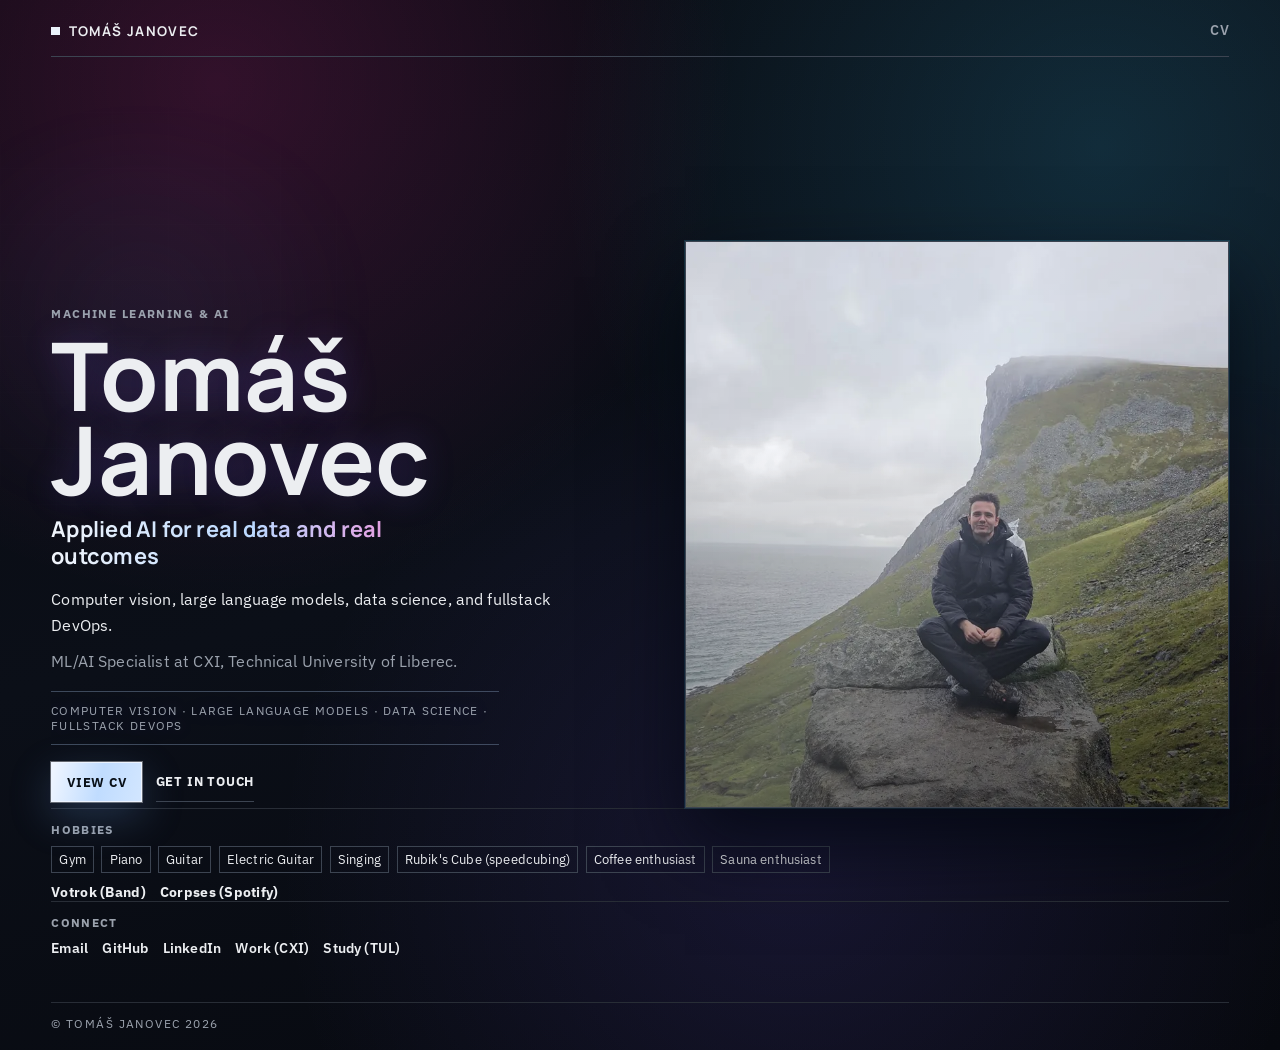
<file: index.html>
<!DOCTYPE html>
<html lang="en">
<head>
  <meta charset="UTF-8" />
  <meta name="viewport" content="width=device-width, initial-scale=1.0" />
  <meta
    name="description"
    content="Tomáš Janovec - ML/AI specialist focused on computer vision, large language models, data science, and fullstack DevOps."
  />
  <title>Tomáš Janovec</title>
  <link rel="stylesheet" href="assets/css/site.css" />
</head>
<body>
  <div class="site-shell">
    <div class="ambient-bg" aria-hidden="true">
      <div class="ambient-grid"></div>
      <div class="ambient-glow ambient-glow-a"></div>
      <div class="ambient-glow ambient-glow-b"></div>
    </div>

    <header class="top-nav">
      <a class="brand" href="#top" aria-label="Tomáš Janovec home">
        <span class="brand-dot"></span>
        <span>Tomáš Janovec</span>
      </a>

      <nav class="nav-links" aria-label="Primary">
        <a href="cv/">CV</a>
      </nav>
    </header>

    <main id="top" class="main-content">
      <section class="hero hero-stage" aria-label="Hero stage">
        <div class="hero-copy">
          <p class="hero-badge">Machine Learning &amp; AI</p>
          <h1>Tomáš Janovec</h1>
          <h2>Applied AI for real data and real outcomes</h2>
          <p class="hero-lead">Computer vision, large language models, data science, and fullstack DevOps.</p>
          <p class="hero-subtitle">ML/AI Specialist at CXI, Technical University of Liberec.</p>
          <p class="focus-line hero-focus-line">Computer Vision · Large Language Models · Data Science · Fullstack DevOps</p>

          <div class="hero-actions" role="group" aria-label="Primary actions">
            <a class="btn btn-primary" href="cv/">View CV</a>
            <a class="btn btn-ghost" href="mailto:tomas.janovec@tul.cz">Get in Touch</a>
          </div>
        </div>

        <figure class="hero-media">
          <picture>
            <source
              srcset="assets/images/tomas-hero-800.webp 800w, assets/images/tomas-hero-1280.webp 1280w"
              sizes="(max-width: 950px) 92vw, 48vw"
              type="image/webp"
            />
            <img
              src="assets/images/tomas-hero-fallback.jpg"
              width="1280"
              height="1760"
              alt="Tomáš Janovec sitting on a rock in front of a mountain peak near Kvalvika beach in Lofoten, Norway"
              loading="eager"
              decoding="async"
              fetchpriority="high"
            />
          </picture>
        </figure>
      </section>

      <section id="hobbies" class="hobbies-panel" aria-labelledby="hobbies-title">
        <h2 id="hobbies-title">Hobbies</h2>
        <div class="hobbies-chips" aria-label="Hobbies list">
          <span>Gym</span>
          <span>Piano</span>
          <span>Guitar</span>
          <span>Electric Guitar</span>
          <span>Singing</span>
          <span>Rubik's Cube (speedcubing)</span>
          <span>Coffee enthusiast</span>
          <span>Sauna enthusiast</span>
        </div>
        <div class="hobbies-links">
          <a href="https://www.facebook.com/Votrokband/" target="_blank" rel="noreferrer">Votrok (Band)</a>
          <a href="https://open.spotify.com/track/6KqUDpdiLEFHS2BhAkOizm" target="_blank" rel="noreferrer">Corpses (Spotify)</a>
        </div>
      </section>

      <section id="contact" class="contact-strip" aria-labelledby="contact-title">
        <h2 id="contact-title">Connect</h2>
        <div class="contact-list">
          <a href="mailto:tomas.janovec@tul.cz">Email</a>
          <a href="https://github.com/tomyjany" target="_blank" rel="noreferrer">GitHub</a>
          <a href="https://www.linkedin.com/in/thomas-janovec-7a1a97283/" target="_blank" rel="noreferrer">LinkedIn</a>
          <a href="https://support.cxi.tul.cz/en/staff-directory/tomas.janovec" target="_blank" rel="noreferrer">Work (CXI)</a>
          <a href="https://www.fm.tul.cz/fakulta" target="_blank" rel="noreferrer">Study (TUL)</a>
        </div>
      </section>
    </main>

    <footer class="site-footer">© Tomáš Janovec 2026</footer>
  </div>
</body>
</html>
</file>
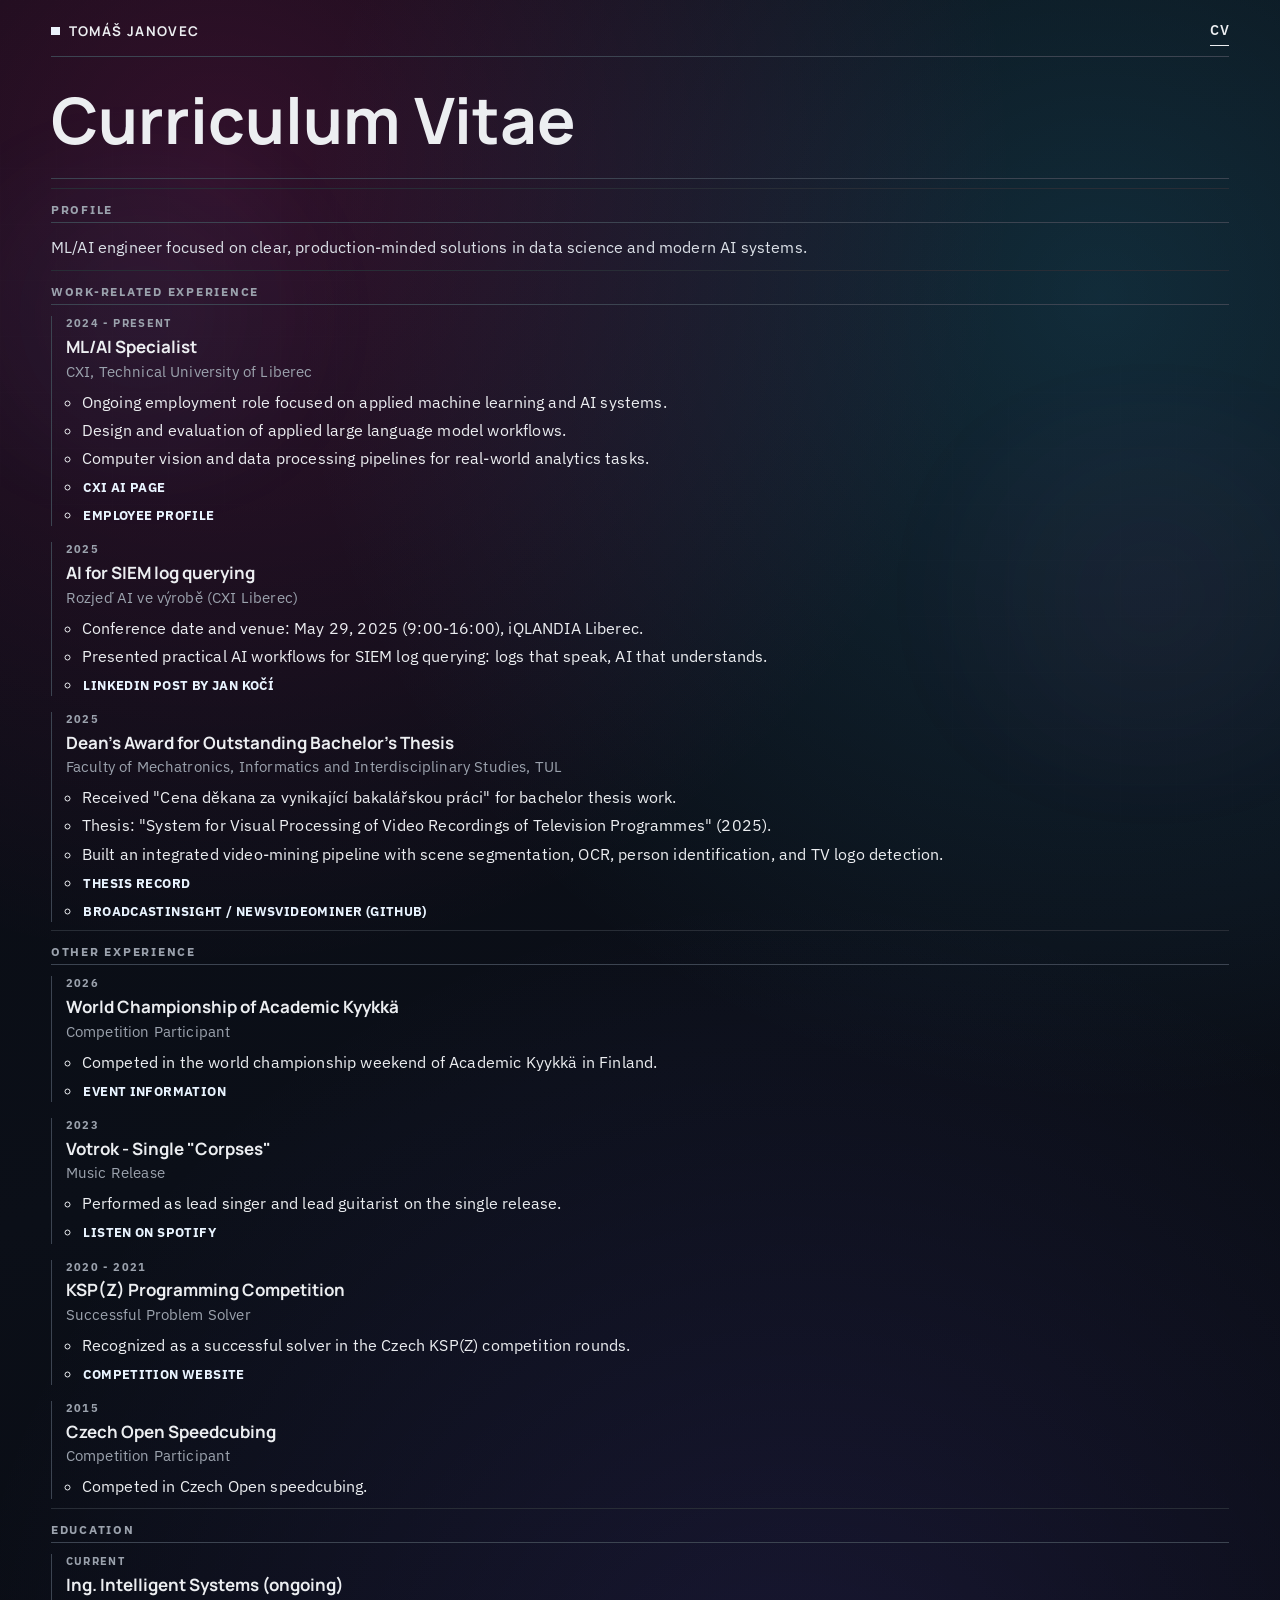
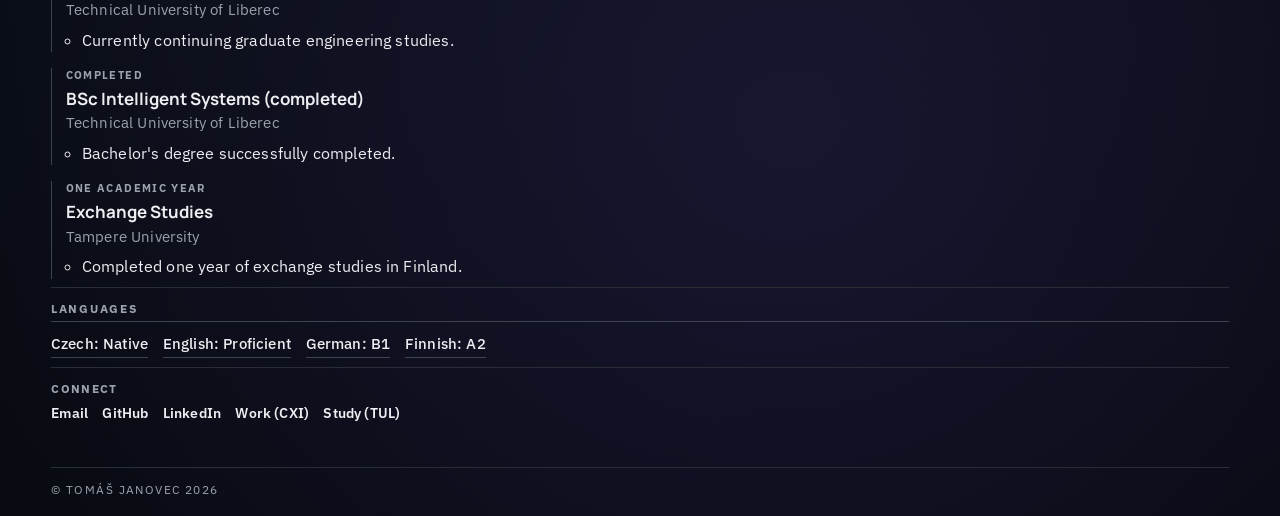
<file: cv/index.html>
<!DOCTYPE html>
<html lang="en">
<head>
  <meta charset="UTF-8" />
  <meta name="viewport" content="width=device-width, initial-scale=1.0" />
  <meta
    name="description"
    content="Curriculum Vitae for Tomáš Janovec - ML/AI specialist focused on data science and modern AI systems."
  />
  <title>CV | Tomáš Janovec</title>
  <link rel="stylesheet" href="../assets/css/site.css" />
</head>
<body>
  <div class="site-shell">
    <div class="ambient-bg" aria-hidden="true">
      <div class="ambient-grid"></div>
      <div class="ambient-glow ambient-glow-a"></div>
      <div class="ambient-glow ambient-glow-b"></div>
    </div>

    <header class="top-nav">
      <a class="brand" href="../" aria-label="Tomáš Janovec home">
        <span class="brand-dot"></span>
        <span>Tomáš Janovec</span>
      </a>

      <nav class="nav-links" aria-label="Primary">
        <a class="active" href="./" aria-current="page">CV</a>
      </nav>
    </header>

    <main class="main-content">
      <article class="cv-page">
        <header class="cv-header">
          <h1>Curriculum Vitae</h1>
        </header>

        <section class="section-block" aria-labelledby="profile-title">
          <h2 id="profile-title">Profile</h2>
          <div class="section-body">
            <p class="cv-summary">ML/AI engineer focused on clear, production-minded solutions in data science and modern AI systems.</p>
          </div>
        </section>

        <section class="section-block" aria-labelledby="work-title">
          <h2 id="work-title">Work-related experience</h2>
          <div class="section-body">
            <ol class="timeline">
              <li>
                <p class="timeline-period">2024 - Present</p>
                <h3>ML/AI Specialist</h3>
                <p class="timeline-org">CXI, Technical University of Liberec</p>
                <ul>
                  <li>Ongoing employment role focused on applied machine learning and AI systems.</li>
                  <li>Design and evaluation of applied large language model workflows.</li>
                  <li>Computer vision and data processing pipelines for real-world analytics tasks.</li>
                  <li><a class="timeline-link" href="https://www.cxi.tul.cz/cs/systemova-integrace/modelovani-procesu-a-ai/" target="_blank" rel="noreferrer">CXI AI page</a></li>
                  <li><a class="timeline-link" href="https://support.cxi.tul.cz/en/staff-directory/tomas.janovec" target="_blank" rel="noreferrer">Employee profile</a></li>
                </ul>
              </li>
              <li>
                <p class="timeline-period">2025</p>
                <h3>AI for SIEM log querying</h3>
                <p class="timeline-org">Rozjeď AI ve výrobě (CXI Liberec)</p>
                <ul>
                  <li>Conference date and venue: May 29, 2025 (9:00-16:00), iQLANDIA Liberec.</li>
                  <li>Presented practical AI workflows for SIEM log querying: logs that speak, AI that understands.</li>
                  <li><a class="timeline-link" href="https://www.linkedin.com/posts/jan-koci-906278225_rozjedai-aivevyrobe-cxiliberec-ugcPost-7333446464980873217-yizy" target="_blank" rel="noreferrer">LinkedIn post by Jan Kočí</a></li>
                </ul>
              </li>
              <li>
                <p class="timeline-period">2025</p>
                <h3>Dean's Award for Outstanding Bachelor's Thesis</h3>
                <p class="timeline-org">Faculty of Mechatronics, Informatics and Interdisciplinary Studies, TUL</p>
                <ul>
                  <li>Received "Cena děkana za vynikající bakalářskou práci" for bachelor thesis work.</li>
                  <li>Thesis: "System for Visual Processing of Video Recordings of Television Programmes" (2025).</li>
                  <li>Built an integrated video-mining pipeline with scene segmentation, OCR, person identification, and TV logo detection.</li>
                  <li><a class="timeline-link" href="https://theses.cz/id/evcjhi/?info" target="_blank" rel="noreferrer">Thesis record</a></li>
                  <li><a class="timeline-link" href="https://github.com/tomyjany/BroadcastInsight" target="_blank" rel="noreferrer">BroadcastInsight / NewsVideoMiner (GitHub)</a></li>
                </ul>
              </li>
            </ol>
          </div>
        </section>

        <section class="section-block" aria-labelledby="other-title">
          <h2 id="other-title">Other experience</h2>
          <div class="section-body">
            <ol class="timeline">
              <li>
                <p class="timeline-period">2026</p>
                <h3>World Championship of Academic Kyykkä</h3>
                <p class="timeline-org">Competition Participant</p>
                <ul>
                  <li>Competed in the world championship weekend of Academic Kyykkä in Finland.</li>
                  <li><a class="timeline-link" href="https://kyykka.fi/news-item/yleista-infoa-kyykkaviikonlopusta-general-info-about-the-kyykka-weekend" target="_blank" rel="noreferrer">Event information</a></li>
                </ul>
              </li>
              <li>
                <p class="timeline-period">2023</p>
                <h3>Votrok - Single "Corpses"</h3>
                <p class="timeline-org">Music Release</p>
                <ul>
                  <li>Performed as lead singer and lead guitarist on the single release.</li>
                  <li><a class="timeline-link" href="https://open.spotify.com/track/6KqUDpdiLEFHS2BhAkOizm" target="_blank" rel="noreferrer">Listen on Spotify</a></li>
                </ul>
              </li>
              <li>
                <p class="timeline-period">2020 - 2021</p>
                <h3>KSP(Z) Programming Competition</h3>
                <p class="timeline-org">Successful Problem Solver</p>
                <ul>
                  <li>Recognized as a successful solver in the Czech KSP(Z) competition rounds.</li>
                  <li><a class="timeline-link" href="https://ksp.mff.cuni.cz/z/" target="_blank" rel="noreferrer">Competition website</a></li>
                </ul>
              </li>
              <li>
                <p class="timeline-period">2015</p>
                <h3>Czech Open Speedcubing</h3>
                <p class="timeline-org">Competition Participant</p>
                <ul>
                  <li>Competed in Czech Open speedcubing.</li>
                </ul>
              </li>
            </ol>
          </div>
        </section>

        <section class="section-block" aria-labelledby="education-title">
          <h2 id="education-title">Education</h2>
          <div class="section-body">
            <ol class="timeline">
              <li>
                <p class="timeline-period">Current</p>
                <h3>Ing. Intelligent Systems (ongoing)</h3>
                <p class="timeline-org">Technical University of Liberec</p>
                <ul>
                  <li>Currently continuing graduate engineering studies.</li>
                </ul>
              </li>
              <li>
                <p class="timeline-period">Completed</p>
                <h3>BSc Intelligent Systems (completed)</h3>
                <p class="timeline-org">Technical University of Liberec</p>
                <ul>
                  <li>Bachelor's degree successfully completed.</li>
                </ul>
              </li>
              <li>
                <p class="timeline-period">One Academic Year</p>
                <h3>Exchange Studies</h3>
                <p class="timeline-org">Tampere University</p>
                <ul>
                  <li>Completed one year of exchange studies in Finland.</li>
                </ul>
              </li>
            </ol>
          </div>
        </section>

        <section class="section-block" aria-labelledby="languages-title">
          <h2 id="languages-title">Languages</h2>
          <div class="section-body">
            <ul class="languages-list">
              <li>Czech: Native</li>
              <li>English: Proficient</li>
              <li>German: B1</li>
              <li>Finnish: A2</li>
            </ul>
          </div>
        </section>

        <section class="contact-strip" aria-labelledby="connect-title">
          <h2 id="connect-title">Connect</h2>
          <div class="contact-list">
            <a href="mailto:tomas.janovec@tul.cz">Email</a>
            <a href="https://github.com/tomyjany" target="_blank" rel="noreferrer">GitHub</a>
            <a href="https://www.linkedin.com/in/thomas-janovec-7a1a97283/" target="_blank" rel="noreferrer">LinkedIn</a>
            <a href="https://support.cxi.tul.cz/en/staff-directory/tomas.janovec" target="_blank" rel="noreferrer">Work (CXI)</a>
            <a href="https://www.fm.tul.cz/fakulta" target="_blank" rel="noreferrer">Study (TUL)</a>
          </div>
        </section>
      </article>
    </main>

    <footer class="site-footer">© Tomáš Janovec 2026</footer>
  </div>
</body>
</html>
</file>
<file: assets/css/site.css>
@import url("https://fonts.googleapis.com/css2?family=IBM+Plex+Sans:wght@400;500;600;700&family=Manrope:wght@500;700;800&display=swap");

:root {
  --bg: #0b0c0f;
  --bg-soft: #101218;
  --text: #eceef1;
  --muted: #9ba2ad;
  --line: #282d36;
  --line-strong: #3c4451;
  --accent: #ebf2fb;
  --accent-ink: #0a0c11;
  --neon-cyan: #3bcfff;
  --neon-magenta: #ff2fa8;
  --neon-violet: #7d61ff;
  --container: min(1180px, 92vw);
  --ease: cubic-bezier(0.2, 0.74, 0.2, 1);
}

* {
  box-sizing: border-box;
}

html,
body,
#root {
  margin: 0;
  min-height: 100%;
}

body {
  background:
    radial-gradient(circle at 17% 8%, rgba(255, 47, 168, 0.17) 0%, transparent 36%),
    radial-gradient(circle at 86% 14%, rgba(59, 207, 255, 0.16) 0%, transparent 38%),
    radial-gradient(circle at 62% 82%, rgba(125, 97, 255, 0.13) 0%, transparent 44%),
    linear-gradient(165deg, #080a10 0%, #0b0f18 50%, #07090f 100%);
  color: var(--text);
  font-family: "IBM Plex Sans", "Segoe UI", sans-serif;
  letter-spacing: 0.01em;
}

a {
  color: inherit;
}

.site-shell {
  isolation: isolate;
  min-height: 100vh;
  overflow-x: clip;
  position: relative;
}

.site-shell > :not(.ambient-bg) {
  position: relative;
  z-index: 1;
}

.ambient-bg {
  inset: 0;
  overflow: hidden;
  pointer-events: none;
  position: fixed;
  z-index: 0;
}

.ambient-grid {
  background-image:
    linear-gradient(to right, rgba(255, 255, 255, 0.03) 1px, transparent 1px),
    linear-gradient(to bottom, rgba(255, 255, 255, 0.025) 1px, transparent 1px);
  background-size: 56px 56px;
  inset: 0;
  opacity: 0.18;
  position: absolute;
}

.ambient-glow {
  border-radius: 50%;
  filter: blur(32px);
  opacity: 0.18;
  position: absolute;
}

.ambient-glow-a {
  animation: ambientGlowDrift 28s ease-in-out infinite alternate;
  background: radial-gradient(circle, rgba(96, 181, 255, 0.32) 0%, rgba(96, 181, 255, 0) 72%);
  height: 42vh;
  left: -10vw;
  top: 14vh;
  width: 42vw;
}

.ambient-glow-b {
  background: radial-gradient(circle, rgba(255, 89, 194, 0.24) 0%, rgba(255, 89, 194, 0) 74%);
  height: 48vh;
  right: -14vw;
  top: 42vh;
  width: 48vw;
}

.ambient-glow-static {
  animation: none;
}

.top-nav {
  align-items: center;
  border-bottom: 1px solid var(--line-strong);
  display: grid;
  gap: 0.9rem;
  grid-template-columns: 1fr auto;
  margin: 1.3rem auto 0;
  padding: 0 0 0.9rem;
  width: var(--container);
}

.brand {
  align-items: center;
  display: inline-flex;
  font-family: "Manrope", "IBM Plex Sans", sans-serif;
  font-size: 0.84rem;
  font-weight: 700;
  gap: 0.55rem;
  letter-spacing: 0.1em;
  text-decoration: none;
  text-transform: uppercase;
}

.brand-dot {
  background: var(--accent);
  height: 0.55rem;
  width: 0.55rem;
}

.nav-links {
  display: flex;
  gap: 0.95rem;
}

.nav-links a {
  color: var(--muted);
  font-size: 0.86rem;
  font-weight: 600;
  padding-bottom: 0.15rem;
  position: relative;
  text-decoration: none;
  transition: color 180ms var(--ease);
}

.nav-links a::after {
  background: var(--text);
  bottom: -0.3rem;
  content: "";
  height: 1px;
  left: 0;
  position: absolute;
  transform: scaleX(0);
  transform-origin: left;
  transition: transform 200ms var(--ease);
  width: 100%;
}

.nav-links a.active,
.nav-links a:hover {
  color: var(--text);
}

.nav-links a.active::after,
.nav-links a:hover::after {
  transform: scaleX(1);
}

.main-content {
  margin: 1.2rem auto 2.8rem;
  width: var(--container);
}

.site-footer {
  border-top: 1px solid var(--line);
  color: var(--muted);
  font-size: 0.74rem;
  letter-spacing: 0.12em;
  margin: 0 auto;
  padding: 0.85rem 0 1.2rem;
  text-transform: uppercase;
  width: var(--container);
}

.home-shell {
  display: grid;
  gap: 0.9rem;
}

.hero {
  align-items: end;
  column-gap: clamp(1rem, 2.6vw, 2.2rem);
  display: grid;
  grid-template-columns: minmax(0, 1.05fr) minmax(0, 0.95fr);
  position: relative;
}

.hero-stage {
  min-height: calc(100svh - 10.5rem);
}

.hero-copy {
  display: grid;
  gap: 0.7rem;
  min-width: 0;
  padding-bottom: 0.38rem;
  z-index: 3;
}

.hero-badge {
  color: var(--muted);
  font-size: 0.75rem;
  font-weight: 700;
  letter-spacing: 0.12em;
  margin: 0;
  text-transform: uppercase;
}

.hero-copy h1 {
  font-family: "Manrope", "IBM Plex Sans", sans-serif;
  font-size: clamp(2.9rem, 7.4vw, 6.3rem);
  letter-spacing: 0;
  line-height: 0.89;
  margin: 0;
  text-shadow: 0 0 34px rgba(125, 97, 255, 0.23);
}

.hero-copy h2 {
  color: var(--accent);
  font-family: "Manrope", "IBM Plex Sans", sans-serif;
  font-size: clamp(1.04rem, 1.75vw, 1.36rem);
  font-weight: 700;
  letter-spacing: 0.01em;
  line-height: 1.26;
  margin: 0.22rem 0 0;
  max-width: 30ch;
  background: linear-gradient(92deg, #f1f5fb 0%, #bad8ff 48%, #ff79ce 100%);
  -webkit-background-clip: text;
  background-clip: text;
  color: transparent;
}

.hero-lead {
  font-size: 1.02rem;
  line-height: 1.58;
  margin: 0.28rem 0 0;
  max-width: 50ch;
  overflow-wrap: break-word;
}

.hero-subtitle {
  color: var(--muted);
  line-height: 1.56;
  margin: 0;
  max-width: 58ch;
  overflow-wrap: break-word;
}

.hero-actions {
  align-items: center;
  display: flex;
  flex-wrap: wrap;
  gap: 0.84rem;
  margin-top: 0.34rem;
}

.btn {
  align-items: center;
  display: inline-flex;
  font-size: 0.83rem;
  font-weight: 700;
  letter-spacing: 0.06em;
  min-height: 2.5rem;
  padding: 0.56rem 0.92rem;
  text-decoration: none;
  text-transform: uppercase;
  transition: transform 180ms var(--ease), border-color 180ms var(--ease), color 180ms var(--ease),
    background-color 180ms var(--ease);
}

.btn:hover {
  transform: translateY(-1px);
}

.btn-primary {
  background: linear-gradient(102deg, #f0f6ff 0%, #c0dcff 54%, #d2e6ff 100%);
  border: 1px solid rgba(240, 246, 255, 0.9);
  box-shadow: 0 0 0 1px rgba(255, 255, 255, 0.35), 0 14px 42px rgba(100, 150, 220, 0.28);
  color: #091018;
}

.btn-ghost {
  border-bottom: 1px solid var(--line-strong);
  color: var(--text);
  padding-left: 0;
  padding-right: 0;
}

.btn-ghost:hover {
  border-color: var(--text);
}

.hero-media {
  border: 1px solid var(--line-strong);
  box-shadow: 0 36px 74px rgba(2, 6, 14, 0.72), 0 0 0 1px rgba(59, 207, 255, 0.17);
  height: min(63svh, 680px);
  margin: 0;
  opacity: 1;
  overflow: hidden;
  position: relative;
  transform: none;
  z-index: 2;
}

.hero-media::before {
  background: linear-gradient(118deg, rgba(255, 255, 255, 0) 20%, rgba(255, 255, 255, 0.18) 45%, rgba(255, 255, 255, 0) 70%);
  content: "";
  inset: -20% -40%;
  position: absolute;
  z-index: 3;
}

.hero-media::after {
  background: linear-gradient(180deg, rgba(4, 5, 6, 0) 34%, rgba(4, 5, 6, 0.52) 100%);
  content: "";
  inset: 0;
  pointer-events: none;
  position: absolute;
  z-index: 2;
}

.hero-media picture,
.hero-media img {
  display: block;
  height: 100%;
  width: 100%;
}

.hero-media img {
  object-fit: cover;
  object-position: center 58%;
}

.focus-line {
  border-bottom: 1px solid var(--line);
  border-top: 1px solid var(--line);
  color: var(--muted);
  font-size: 0.79rem;
  letter-spacing: 0.13em;
  margin: 0;
  overflow: hidden;
  padding: 0.82rem 0;
  position: relative;
  text-transform: uppercase;
  text-shadow: 0 0 16px rgba(125, 97, 255, 0.28);
}

.hero-focus-line {
  border-bottom-color: rgba(122, 144, 173, 0.45);
  border-top-color: rgba(122, 144, 173, 0.45);
  font-size: 0.73rem;
  letter-spacing: 0.11em;
  margin-top: 0.38rem;
  max-width: 64ch;
  padding: 0.68rem 0;
}

.focus-line::after {
  border-top: 1px solid rgba(255, 255, 255, 0.4);
  content: "";
  left: -32%;
  position: absolute;
  top: 0;
  width: 30%;
}

.hobbies-panel {
  border-top: 1px solid var(--line);
  padding-top: 0.8rem;
}

.hobbies-panel h2 {
  color: var(--muted);
  font-size: 0.72rem;
  font-weight: 700;
  letter-spacing: 0.12em;
  margin: 0 0 0.58rem;
  text-transform: uppercase;
}

.hobbies-chips {
  display: flex;
  flex-wrap: wrap;
  gap: 0.46rem;
}

.hobbies-chips span {
  border: 1px solid var(--line-strong);
  color: var(--text);
  font-size: 0.82rem;
  padding: 0.25rem 0.45rem;
}

.hobbies-links {
  display: flex;
  flex-wrap: wrap;
  gap: 0.62rem 0.88rem;
  margin-top: 0.66rem;
}

.hobbies-links a {
  color: var(--text);
  font-size: 0.86rem;
  font-weight: 700;
  letter-spacing: 0.02em;
  position: relative;
  text-decoration: none;
}

.hobbies-links a::after {
  background: var(--text);
  bottom: -0.13rem;
  content: "";
  height: 1px;
  left: 0;
  position: absolute;
  transform: scaleX(0);
  transform-origin: left;
  transition: transform 200ms var(--ease);
  width: 100%;
}

.hobbies-links a:hover::after {
  transform: scaleX(1);
}

.contact-strip {
  border-top: 1px solid var(--line);
  padding-top: 0.8rem;
}

.contact-strip h2 {
  color: var(--muted);
  font-size: 0.72rem;
  font-weight: 700;
  letter-spacing: 0.12em;
  margin: 0 0 0.54rem;
  text-transform: uppercase;
}

.contact-list {
  display: flex;
  flex-wrap: wrap;
  gap: 0.65rem 0.9rem;
}

.contact-list a {
  color: var(--text);
  font-size: 0.86rem;
  font-weight: 600;
  position: relative;
  text-decoration: none;
  transition: color 170ms var(--ease), transform 170ms var(--ease);
}

.contact-list a::after {
  background: var(--text);
  bottom: -0.12rem;
  content: "";
  height: 1px;
  left: 0;
  position: absolute;
  transform: scaleX(0);
  transform-origin: left;
  transition: transform 200ms var(--ease);
  width: 100%;
}

.contact-list a:hover {
  color: var(--accent);
  transform: translateX(2px);
}

.contact-list a:hover::after {
  transform: scaleX(1);
}

.cv-page {
  display: grid;
  gap: 0.55rem;
}

.cv-header {
  border-bottom: 1px solid var(--line-strong);
  padding-bottom: 0.95rem;
}

.cv-header h1 {
  font-family: "Manrope", "IBM Plex Sans", sans-serif;
  font-size: clamp(2.05rem, 5vw, 4rem);
  letter-spacing: 0;
  margin: 0;
}

.section-block {
  border-top: 1px solid var(--line);
  padding-top: 0.72rem;
}

.cv-page .section-block {
  contain-intrinsic-size: 1px 240px;
  content-visibility: auto;
}

.section-block h2 {
  color: var(--muted);
  font-size: 0.78rem;
  font-weight: 700;
  letter-spacing: 0.14em;
  margin: 0;
  position: relative;
  text-transform: uppercase;
}

.section-block h2::after {
  animation: lineDraw 650ms var(--ease) both;
  background: var(--line-strong);
  content: "";
  display: block;
  height: 1px;
  margin-top: 0.36rem;
  transform-origin: left;
  width: 100%;
}

.section-body {
  margin-top: 0.7rem;
}

.cv-summary {
  color: #dce1e8;
  line-height: 1.66;
  margin: 0;
  max-width: 80ch;
}

.timeline {
  display: grid;
  gap: 1rem;
  list-style: none;
  margin: 0;
  padding: 0;
}

.timeline > li {
  border-left: 1px solid var(--line-strong);
  padding-left: 0.86rem;
}

.timeline-period {
  color: var(--muted);
  font-size: 0.7rem;
  font-weight: 700;
  letter-spacing: 0.12em;
  margin: 0;
  text-transform: uppercase;
}

.timeline h3 {
  font-family: "Manrope", "IBM Plex Sans", sans-serif;
  font-size: 1.06rem;
  letter-spacing: 0;
  margin: 0.3rem 0 0;
}

.timeline-org {
  color: var(--muted);
  font-size: 0.92rem;
  margin: 0.22rem 0 0;
}

.timeline ul {
  margin: 0.55rem 0 0;
  padding-inline-start: 1rem;
}

.timeline li li {
  line-height: 1.52;
  margin-top: 0.24rem;
}

.timeline-link {
  align-items: center;
  color: #e9f4ff;
  display: inline-flex;
  font-size: 0.82rem;
  font-weight: 700;
  letter-spacing: 0.03em;
  margin-left: 0.1rem;
  position: relative;
  text-decoration: none;
  text-transform: uppercase;
}

.timeline-link::after {
  background: currentcolor;
  bottom: -0.1rem;
  content: "";
  height: 1px;
  left: 0;
  position: absolute;
  transform: scaleX(0);
  transform-origin: left;
  transition: transform 180ms var(--ease);
  width: 100%;
}

.timeline-link:hover::after {
  transform: scaleX(1);
}

.languages-list {
  display: flex;
  flex-wrap: wrap;
  gap: 0.5rem 0.92rem;
  list-style: none;
  margin: 0;
  padding: 0;
}

.languages-list li {
  border-bottom: 1px solid var(--line-strong);
  font-size: 0.95rem;
  font-weight: 500;
  padding-bottom: 0.2rem;
}

button,
a {
  outline-color: transparent;
}

button:focus-visible,
a:focus-visible {
  outline: 2px solid var(--accent);
  outline-offset: 2px;
}

:where(.btn, .nav-links a, .hobbies-links a, .contact-list a, .hero-media) {
  position: relative;
}

@keyframes moduleReveal {
  from {
    clip-path: inset(0 0 100% 0);
    filter: blur(10px);
    opacity: 0;
    transform: translateY(20px);
  }

  to {
    clip-path: inset(0 0 0 0);
    filter: blur(0);
    opacity: 1;
    transform: translateY(0);
  }
}

@keyframes chipReveal {
  from {
    filter: blur(8px);
    opacity: 0;
    transform: translateY(16px) scale(0.97);
  }

  to {
    filter: blur(0);
    opacity: 1;
    transform: translateY(0) scale(1);
  }
}

@keyframes lineDraw {
  from {
    transform: scaleX(0);
  }

  to {
    transform: scaleX(1);
  }
}

@keyframes shellReveal {
  from {
    filter: blur(10px);
    opacity: 0;
    transform: translateY(20px) scale(0.99);
  }

  to {
    filter: blur(0);
    opacity: 1;
    transform: translateY(0) scale(1);
  }
}

@keyframes ambientGlowDrift {
  from {
    transform: translate3d(0, 0, 0) scale(1);
  }

  to {
    transform: translate3d(2vw, -2vh, 0) scale(1.05);
  }
}

@media (max-width: 980px) {
  .top-nav {
    grid-template-columns: 1fr auto;
    row-gap: 0.75rem;
  }

  .nav-links {
    grid-column: 1 / -1;
    order: 3;
  }

  .hero {
    grid-template-columns: 1fr;
    row-gap: 1rem;
  }

  .hero-stage {
    min-height: auto;
  }

  .hero-media {
    height: min(54svh, 580px);
    order: -1;
  }

  .hero-media img {
    object-position: center 28%;
  }
}

@media (max-width: 640px) {
  .top-nav {
    margin-top: 1.02rem;
  }

  .top-nav,
  .main-content,
  .site-footer {
    max-width: min(320px, calc(100vw - 1.5rem));
    width: min(320px, calc(100vw - 1.5rem));
  }

  .brand {
    font-size: 0.76rem;
  }

  .main-content {
    margin-top: 1rem;
  }

  .hero-copy h1 {
    font-size: 2.55rem;
    line-height: 0.93;
  }

  .hero-copy,
  .hero,
  .hero-media,
  .hero-lead,
  .hero-subtitle,
  .hero-focus-line,
  .hobbies-panel,
  .cv-page,
  .contact-strip {
    max-width: 100%;
    min-width: 0;
    overflow-wrap: anywhere;
  }

  .hero-media {
    height: min(48svh, 450px);
  }

  .focus-line {
    letter-spacing: 0.095em;
    overflow: visible;
    white-space: normal;
  }

  .hobbies-chips span {
    max-width: 100%;
    overflow-wrap: anywhere;
  }

  .contact-list {
    gap: 0.5rem 0.75rem;
  }

  .timeline > li {
    padding-left: 0.68rem;
  }
}

@media (prefers-reduced-motion: reduce) {
  *,
  *::before,
  *::after {
    animation: none !important;
    scroll-behavior: auto !important;
    transition: none !important;
  }
}
</file>
